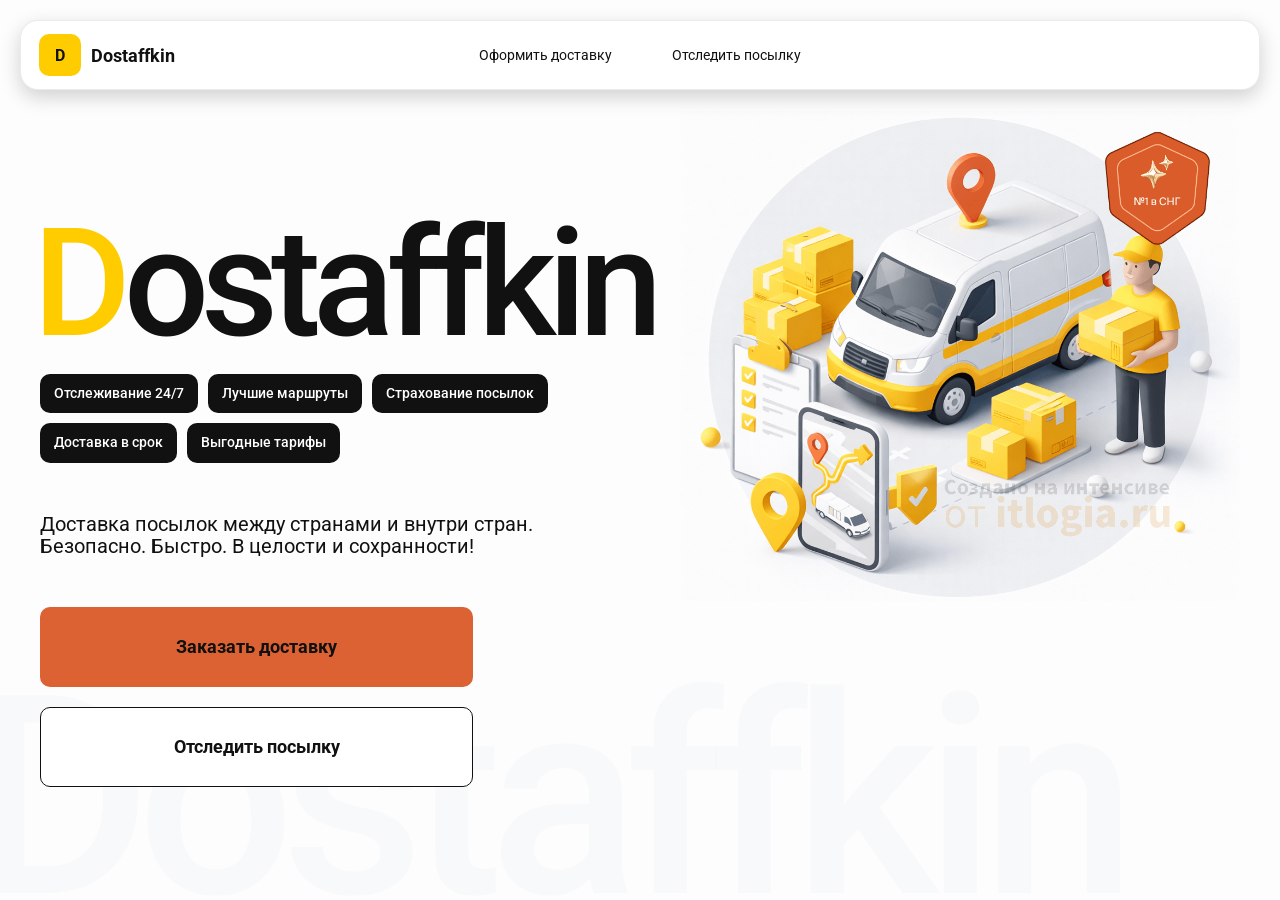
<file: index.html>
<!doctype html>
<html lang="ru">
  <head>
    <meta charset="utf-8" />
    <meta
      name="viewport"
      content="width=device-width,initial-scale=1,maximum-scale=1,user-scalable=0"
    />
    <title>
      Dostaffkin — Доставка посылок между странами и внутри стран. Безопасно.
      Быстро. В целости и сохранности!
    </title>
    <link href="styles/base.css" rel="stylesheet" />
    <link href="styles/base_adaptive.css" rel="stylesheet" />
    <link href="styles/index.css" rel="stylesheet" />
    <link href="styles/index_adaptive.css" rel="stylesheet" />
  </head>

  <body>
    <div class="container">
      <header class="header">
        <a class="header-brand" href="#">
          <div class="header-logo">D</div>
          <div class="header-title">Dostaffkin</div>
        </a>
        <nav class="header-menu">
          <a class="header-link" href="./order.html">Оформить <span>доставку</span></a>
          <a class="header-link" href="./track.html">Отследить <span>посылку</span></a>
        </nav>
      </header>
      <main class="main">
        <section class="main-info">
          <div class="main-title"><span>D</span>ostaffkin</div>
          <div class="main-features">
            <div class="main-feature">Отслеживание 24/7</div>
            <div class="main-feature">Лучшие маршруты</div>
            <div class="main-feature">Страхование посылок</div>
            <div class="main-feature">Доставка в срок</div>
            <div class="main-feature">Выгодные тарифы</div>
          </div>
          <div class="main-description">
            Доставка посылок между странами и внутри стран. Безопасно. Быстро. В
            целости и сохранности!
          </div>
          <div class="main-actions">
            <a class="button" type="button" href="./order.html">Заказать доставку</a>
            <a class="button button-white" type="button" href="./track.html">Отследить посылку</a>
          </div>
          <div class="main-title-ghost">Dostaffkin</div>
        </section>
        <section class="main-image">
          <img src="images/main-image.png" alt="Main image" />
        </section>
      </main>
    </div>
  </body>
</html>
</file>
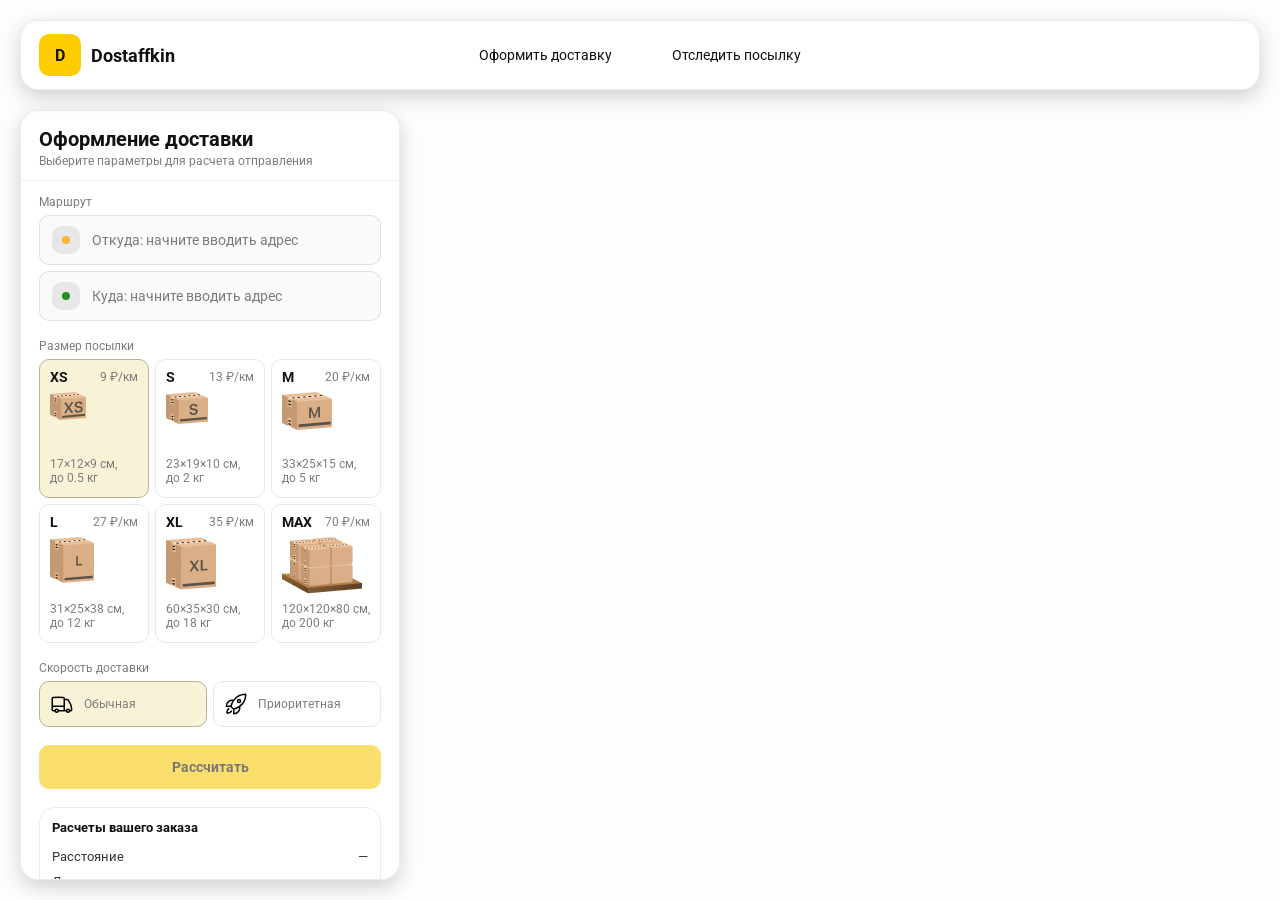
<file: order.html>
<!doctype html>
<html lang="ru">

<head>
  <meta charset="utf-8" />
  <meta name="viewport" content="width=device-width,initial-scale=1,maximum-scale=1,user-scalable=0" />
  <title>Оформление доставки</title>

  <link rel="stylesheet" href="styles/base.css" />
  <link rel="stylesheet" href="styles/base_adaptive.css" />

  <link rel="stylesheet" href="styles/order.css" />
  <link rel="stylesheet" href="styles/order_adaptive.css" />
  <script
    src="https://api-maps.yandex.ru/2.1/?lang=ru_RU&apikey=b759f7c3-33e0-4cd1-a6e5-3c30a6d4a46b&suggest_apikey=964f4895-e411-4b27-800c-199f0ae79bdb"
    type="text/javascript"></script>

</head>

<body>
  <div id="map">
    <header class="header">
      <a class="header-brand" href="./index.html">
        <div class="header-logo">D</div>
        <div class="header-title">Dostaffkin</div>
      </a>
      <nav class="header-menu">
        <a class="header-link" href="#">Оформить <span>доставку</span></a>
        <a class="header-link" href="./track.html">Отследить <span>посылку</span></a>
      </nav>
    </header>
    <aside class="main" id="sidebar">
      <div class="main-header">
        <div class="main-title">Оформление доставки</div>
        <div class="main-text">
          Выберите параметры для расчета отправления
        </div>
      </div>
      <div class="main-content">
        <div class="main-route">
          <div class="main-block-title">Маршрут</div>
          <div class="main-fields">
            <div class="main-field" id="fromField">
              <div class="main-pin"></div>
              <input id="from" placeholder="Откуда: начните вводить адрес" autocomplete="off" />
              <div class="main-ac" id="fromAc" role="listbox" aria-label="Подсказки адресов"></div>
            </div>

            <div class="main-field" id="toField">
              <div class="main-pin"></div>
              <input id="to" placeholder="Куда: начните вводить адрес" autocomplete="off" />
              <div class="main-ac" id="toAc" role="listbox" aria-label="Подсказки адресов"></div>
            </div>
          </div>
        </div>
        <div class="main-package">
          <div class="main-block-title">Размер посылки</div>

          <div class="main-sizes">
            <div class="main-size-card is-active" data-value="xs">
              <div class="main-size-top">
                <div class="main-size-label">XS</div>
                <div class="main-size-rate">9 ₽/км</div>
              </div>
              <div class="main-size-media">
                <img src="images/sizes/xs.png" alt="Короб XS" />
              </div>
              <div class="main-size-description">17×12×9 см,<br>до 0.5 кг</div>
            </div>

            <div class="main-size-card" data-value="s">
              <div class="main-size-top">
                <div class="main-size-label">S</div>
                <div class="main-size-rate">13 ₽/км</div>
              </div>
              <div class="main-size-media">
                <img src="images/sizes/s.png" alt="Короб S" />
              </div>
              <div class="main-size-description">23×19×10 см,<br>до 2 кг</div>
            </div>

            <div class="main-size-card" data-value="m">
              <div class="main-size-top">
                <div class="main-size-label">M</div>
                <div class="main-size-rate">20 ₽/км</div>
              </div>
              <div class="main-size-media">
                <img src="images/sizes/m.png" alt="Короб M" />
              </div>
              <div class="main-size-description">33×25×15 см,<br>до 5 кг</div>
            </div>

            <div class="main-size-card" data-value="l">
              <div class="main-size-top">
                <div class="main-size-label">L</div>
                <div class="main-size-rate">27 ₽/км</div>
              </div>
              <div class="main-size-media">
                <img src="images/sizes/l.png" alt="Короб L" />
              </div>
              <div class="main-size-description">31×25×38 см,<br>до 12 кг</div>
            </div>

            <div class="main-size-card" data-value="xl">
              <div class="main-size-top">
                <div class="main-size-label">XL</div>
                <div class="main-size-rate">35 ₽/км</div>
              </div>
              <div class="main-size-media">
                <img src="images/sizes/xl.png" alt="Короб XL" />
              </div>
              <div class="main-size-description">60×35×30 см,<br>до 18 кг</div>
            </div>

            <div class="main-size-card" data-value="max">
              <div class="main-size-top">
                <div class="main-size-label">MAX</div>
                <div class="main-size-rate">70 ₽/км</div>
              </div>
              <div class="main-size-media main-size-media-palleta">
                <img src="images/sizes/max.png" alt="Паллета" />
              </div>
              <div class="main-size-description">120×120×80 см,<br>до 200 кг</div>
            </div>
          </div>
        </div>
        <div class="main-speed">
          <div class="main-block-title">Скорость доставки</div>

          <div class="main-speeds">
            <div class="main-speed-card is-active" data-value="regular">
              <img class="main-speed-media" src="images/icons/regular.svg" alt="Regular" />
              <div class="main-speed-description">Обычная</div>
            </div>
            <div class="main-speed-card" data-value="fast">
              <img class="main-speed-media" src="images/icons/fast.svg" alt="Fast" />
              <div class="main-speed-description">Приоритетная</div>
            </div>

          </div>
        </div>
        <div class="main-calculate-block">
          <button id="calc" class="button calculate-button" type="button" disabled>Рассчитать</button>
        </div>
        <div class="main-result" id="result">
          <div class="main-result-title">Расчеты вашего заказа</div>
          <div class="main-result-lines">
            <div class="main-result-line"><span>Расстояние</span><span id="distanceValue">—</span></div>
            <div class="main-result-line"><span>Доставим через</span><span id="durationValue">—</span></div>
            <div class="main-result-line"><span>Тариф</span><span id="rateValue">—</span></div>
          </div>
          <div class="main-price">
            <div class="main-price-label">Итого</div>
            <div class="main-price-value" id="totalValue">—</div>
          </div>
        </div>
        <div class="main-order-box">
          <div class="main-order-form" id="orderForm">
            <div class="main-order-title">Оформление доставки</div>
            <div class="main-block-info-row">
              <div class="main-block-title">Контакты</div>
              <div class="order-fields">
                <div class="main-field">
                  <input id="customerName" placeholder="Ваше имя" autocomplete="off" />
                </div>
                <div class="main-field">
                  <input id="customerPhone" placeholder="Ваш телефон" autocomplete="off" inputmode="tel" />
                </div>
              </div>
            </div>
            <div class="main-block-info-row extra-info">
              <div class="main-block-title">Дополнительная информация</div>
              <div class="main-field textarea">
                <textarea id="comment" placeholder="Детали доставки и комментарии"></textarea>
              </div>
            </div>
            <button id="submit" class="button main-submit-request" type="button" disabled>Отправить
              заявку
            </button>
          </div>

          <div class="main-order-success" id="orderSuccess">
            <div class="main-success-icon">✓</div>
            <div class="main-success-title">Заявка отправлена!</div>
            <div class="main-success-title">Номер отправления – <span id="orderId"></span></div>
            <div class="main-success-subtitle">Мы скоро свяжемся с вами</div>
          </div>
        </div>
    </aside>
  </div>
  <script src="scripts/order.js"></script>
</body>

</html>
</file>
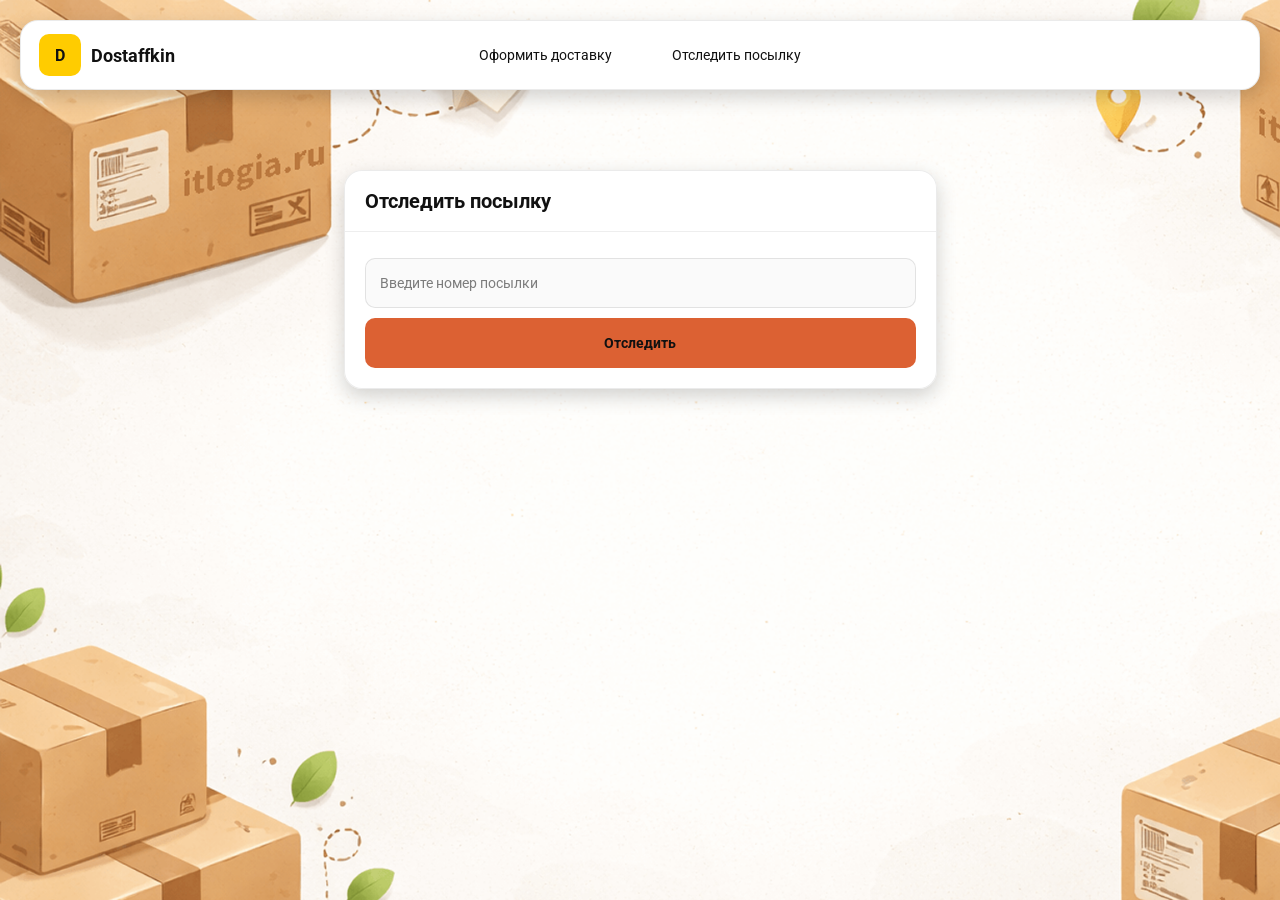
<file: track.html>
<!doctype html>
<html lang="ru">

<head>
    <meta charset="utf-8" />
    <meta name="viewport" content="width=device-width,initial-scale=1,maximum-scale=1,user-scalable=0" />
    <title>Отследить посылку</title>
    <link rel="stylesheet" href="styles/base.css" />
    <link rel="stylesheet" href="styles/base_adaptive.css" />

    <link rel="stylesheet" href="styles/track.css" />
    <link rel="stylesheet" href="styles/track_adaptive.css" />
</head>

<body>
    <div class="container">
        <header class="header">
            <a class="header-brand" href="./index.html">
                <div class="header-logo">D</div>
                <div class="header-title">Dostaffkin</div>
            </a>
            <nav class="header-menu">
                <a class="header-link" href="./order.html">Оформить <span>доставку</span></a>
                <a class="header-link" href="#">Отследить <span>посылку</span></a>
            </nav>
        </header>
        <main class="track-content">
            <section class="track-card track-search">
                <div class="track-title">Отследить посылку</div>
                <div class="track-action">
                    <div class="main-field track-field">
                        <input id="trackNumber" placeholder="Введите номер посылки" autocomplete="off" />
                    </div>
                    <button id="trackButton" class="button track-button" type="button">Отследить</button>
                </div>
            </section>
            <section class="track-card track-result" id="trackResult">
                <div class="track-result-header">
                    <div class="track-id" id="trackIdValue"></div>
                    <div class="track-routes">
                        <div class="track-route">
                            <div class="track-route-pin">
                                <svg xmlns="http://www.w3.org/2000/svg" fill="none" viewBox="0 0 24 24"
                                    stroke-width="1.5" stroke="orange" class="size-6">
                                    <path stroke-linecap="round" stroke-linejoin="round"
                                        d="M15 10.5a3 3 0 1 1-6 0 3 3 0 0 1 6 0Z" />
                                    <path stroke-linecap="round" stroke-linejoin="round"
                                        d="M19.5 10.5c0 7.142-7.5 11.25-7.5 11.25S4.5 17.642 4.5 10.5a7.5 7.5 0 1 1 15 0Z" />
                                </svg>
                            </div>
                            <div class="track-route-address" id="trackFromValue">
                                Откуда: Москва, улица Арбат, 1
                            </div>
                        </div>
                        <div class="track-route track-route-arrow">
                            <svg xmlns="http://www.w3.org/2000/svg" fill="none" viewBox="0 0 24 24" stroke-width="1.5"
                                stroke="currentColor" class="size-6">
                                <path stroke-linecap="round" stroke-linejoin="round"
                                    d="M19.5 13.5 12 21m0 0-7.5-7.5M12 21V3" />
                            </svg>
                        </div>
                        <div class="track-route">
                            <div class="track-route-pin">
                                <svg xmlns="http://www.w3.org/2000/svg" fill="none" viewBox="0 0 24 24"
                                    stroke-width="1.5" stroke="green" class="size-6">
                                    <path stroke-linecap="round" stroke-linejoin="round"
                                        d="M15 10.5a3 3 0 1 1-6 0 3 3 0 0 1 6 0Z" />
                                    <path stroke-linecap="round" stroke-linejoin="round"
                                        d="M19.5 10.5c0 7.142-7.5 11.25-7.5 11.25S4.5 17.642 4.5 10.5a7.5 7.5 0 1 1 15 0Z" />
                                </svg>
                            </div>
                            <div class="track-route-address" id="trackToValue">
                                Куда: Минск, проспект Независимости, 58
                            </div>
                        </div>
                    </div>
                </div>
                <div class="track-info">
                    <div class="track-status-title">Статус данной посылки:</div>
                    <div class="track-status-list" id="trackStatusList">


                        <div class="track-status created">
                            <img src="images/icons/created.svg" class="track-status-icon" alt="Created">
                            <div class="track-status-text">
                                <div class="track-status-text-state">Создан</div>
                                <div class="track-status-text-date">10.01.2026</div>
                            </div>
                        </div>

                        <div class="track-status in-way">
                            <img src="images/icons/in-way.svg" class="track-status-icon" alt="In way">
                            <div class="track-status-text">
                                <div class="track-status-text-state">В пути: Москва</div>
                                <div class="track-status-text-date">18.01.2026</div>
                            </div>
                        </div>

                        <div class="track-status ready">
                            <img src="images/icons/ready.svg" class="track-status-icon" alt="Ready">
                            <div class="track-status-text">
                                <div class="track-status-text-state">Готов к выдаче</div>
                                <div class="track-status-text-date">25.01.2026</div>
                            </div>
                        </div>

                        <div class="track-status done">
                            <img src="images/icons/done.svg" class="track-status-icon" alt="Done">
                            <div class="track-status-text">
                                <div class="track-status-text-state">Вручен</div>
                                <div class="track-status-text-date">27.01.2026</div>
                            </div>
                        </div>

                    </div>
                </div>
            </section>
        </main>
    </div>
</body>

</html>
</file>
<file: styles/base.css>
*, *::before, *::after {
    box-sizing: border-box;
}

@font-face {
    font-family: "Roboto";
    src: url("../fonts/Roboto-Regular.ttf");
    font-weight: normal;
}

@font-face {
    font-family: "Roboto";
    src: url("../fonts/Roboto-Bold.ttf");
    font-weight: bold;
}

@font-face {
    font-family: "Roboto";
    src: url("../fonts/Roboto-Medium.ttf");
    font-weight: 500;
}

html, body {
    margin: 0;
    color: #111111;
    font-family: "Roboto", sans-serif;
}

body {
    background: #FDFDFD;
}

.header {
    border-radius: 18px;
    box-shadow: 0 7px 20px 0 #0000002E;
    backdrop-filter: blur(10px);
    background: #ffffff;
    left: 20px;
    border: 1px solid rgba(0, 0, 0, 0.08);
    position: fixed;
    right: 20px;
    top: 20px;
    padding: 14px 18px;
    height: 70px;
    display: flex;
    align-items: center;
    z-index: 6;
}

.header-brand {
    display: flex;
    align-items: center;
    text-decoration: none;
    gap: 10px;
}

.header-logo {
    width: 42px;
    height: 42px;
    border-radius: 10px;
    background: #FFCC00;
    display: grid;
    place-items: center;
    font-weight: bold;
    color: #111;
}

.header-title {
    font-size: 18px;
    font-weight: bold;
    color: #111111;
    text-decoration: none;
}

.header-menu {
    display: flex;
    align-items: center;
    gap: 60px;
    margin: 0;
    position: absolute;
    left: 50%;
    transform: translateX(-50%);
}

.header-link {
    font-size: 14px;
    color: #111111;
    text-decoration: none;
}

.button {
    border: 0;
    outline: none;
    height: 44px;
    border-radius: 10px;
    font-size: 14px;
    font-weight: bold;
    cursor: pointer;
    font-family: inherit;
    transition: transform .08s ease, opacity .12s ease;
    background: #dc6133;
    color: #111111;
    text-align: center;
    text-decoration: none;
}

.button:hover {
    background-color: #E5BC19;
}

.button:disabled {
    cursor: not-allowed;
    background-color: #FADE6E;
    color: #787878;
    transform: none;
}

.button.button-white {
    background: #ffffff;
    border: 1px solid #111111;
}

.button.button-white:hover {
    background: rgb(241 241 241);
}

.main-field {
    display: flex;
    align-items: center;
    margin-top: 6px;
    gap: 10px;
    border: 1px solid #1111111A;
    background: #FAFAFA;
    border-radius: 10px;
    padding: 10px 12px;
    position: relative;
    box-sizing: border-box;
    height: 50px;
}

.main-field.textarea {
    height: auto;
}

.main-pin {
    width: 28px;
    height: 28px;
    border-radius: 10px;
    background: rgba(17, 17, 17, 0.08);
    display: grid;
    place-items: center;
    flex: 0 0 auto;
    position: relative;
}

.main-pin::before {
    content: "";
    width: 8px;
    height: 8px;
    border-radius: 999px;
    background: orange;
    opacity: .75;
    display: block;
}

.main-field:last-child .main-pin::before {
    background: green;
    opacity: .85;
}

input,
textarea {
    width: 100%;
    border: 0;
    outline: none;
    background: transparent;
    font-size: 14px;
    color: #111111;
    font-family: inherit;
}

textarea {
    resize: vertical;
    min-height: 72px;
    padding: 2px 0;
}

input::placeholder,
textarea::placeholder {
    color: #7C7C7C;
}

.main-field:focus-within {
    border-color: rgba(0, 0, 0, 0.20);
    box-shadow: 0 0 0 4px rgba(255, 204, 0, 0.35);
    background: rgba(255, 255, 255, 0.75);
}
</file>
<file: styles/base_adaptive.css>
@media (max-width: 767px) {
    .header {
        left: 10px;
        right: 10px;
        top: 10px;
    }

    .header-link span {
        display: none;
    }

    .header-menu {
        gap: 20px;
        justify-content: flex-start;
        margin: 0 0 0 30px;
        position: static;
        transform: none;
    }
}

@media (max-width: 420px) {
    .header-title {
        display: none;
    }
}

@media (max-width: 374px) {
    .header-menu {
        gap: 10px;
        margin: 0 0 0 10px;
    }
}
</file>
<file: styles/index.css>
.container {
    overflow: hidden;
    min-height: 100vh;
}

.main {
    padding: 111px 40px 40px;
    position: relative;
    display: flex;
}

.main-info {
    max-width: 840px;
    width: 100%;
    position: relative;
}

.main-title {
    margin-top: 98px;
    font-weight: 500;
    font-size: 200px;
    line-height: 1;
    letter-spacing: -0.05em;
    color: #111111;
    left: -15px;
    position: relative;
}

.main-title span {
    color: #ffcc00;
}

.main-features {
    margin-top: 15px;
    display: flex;
    flex-wrap: wrap;
    gap: 10px;
}

.main-feature {
    background: #111111;
    color: #ffffff;
    padding: 12px 14px;
    font-weight: 500;
    font-size: 14px;
    line-height: 1.1;
    border-radius: 10px;
}

.main-description {
    margin-top: 50px;
    max-width: 500px;
    font-size: 20px;
    line-height: 1.1;
    color: #111111;
}

.main-actions {
    margin-top: 50px;
    display: flex;
    flex-direction: column;
    gap: 20px;
}

.main-actions .button {
    height: 80px;
    width: 433px;
    font-size: 18px;
    font-weight: bold;
    place-items: center;
    display: grid;
}

.main-title-ghost {
    position: absolute;
    z-index: -1;
    left: -70px;
    bottom: -150px;
    font-weight: 500;
    font-size: 278px;
    line-height: 1;
    letter-spacing: -0.05em;
    color: #ECEDF04D;
}

.main-image {
    width: 1024px;
    top: 100px;
    z-index: -2;
}

.main-image img {
    width: 100%;
    max-width: 1024px;
    height: auto;
    display: block;
}
</file>
<file: styles/index_adaptive.css>
@media (max-width: 1760px) {
    .main-title {
        font-size: 150px;
        left: -7px;
    }

    .main-info {
        max-width: 640px;
    }
}

@media (max-width: 1200px) {
    .main-info {
        max-width: 540px;
    }

    .main {
        padding: 111px 20px 20px;
    }

    .main-title {
        font-size: 120px;
        left: -4px;
    }

    .main-title-ghost {
        font-size: 220px;
    }
}

@media (max-width: 1024px) {
    .main-title {
        margin-top: 30px;
    }

    .main {
        flex-direction: column-reverse;
    }

    .main-image {
        max-width: 350px;
        position: absolute;
        left: 370px;
        top: 370px;
    }

    .main-info {
        max-width: 100%;
    }

    .main-actions {
        gap: 10px;
    }

    .main-actions .button {
        height: 50px;
        font-size: 14px;
        width: auto;
        max-width: 300px;
    }

    .main-description {
        max-width: 350px;
    }
}

@media (max-width: 570px) {
    .main-title {
        font-size: 88px;
    }

    .main-description {
        max-width: 100%
    }

    .main-actions {
       width: 100%;
    }

    .main-actions .button {
        width: 100%;
        max-width: 100%
    }

    .main-image {
        max-width: 650px;
        position: absolute;
        left: 170px;
        top: 70px;
        opacity: 0.2;
    }
}

@media (max-width: 400px) {
    .main-title {
        font-size: 70px;
    }
}
</file>
<file: styles/order.css>
#map {
    position: fixed;
    inset: 0;
}

.main {
    border-radius: 18px;
    box-shadow: 0 7px 20px 0 #0000002E;
    backdrop-filter: blur(10px);
    background: rgba(255, 255, 255, 0.96);
    left: 20px;
    border: 1px solid rgba(0, 0, 0, 0.08);
    position: fixed;
    top: 110px;
    bottom: 20px;
    width: 380px;
    display: flex;
    flex-direction: column;
    overflow: hidden;
    z-index: 5;
}

.main-header {
    padding: 18px 18px 12px 18px;
    border-bottom: 1px solid rgba(0, 0, 0, 0.06);
    display: flex;
    flex-direction: column;
}

.main-title {
    font-size: 20px;
    line-height: 100%;
    font-weight: bold;
}

.main-text {
    font-size: 12px;
    margin-top: 5px;
    color: #7C7C7C;
}

.main-content {
    padding: 14px 18px 18px 18px;
    overflow: auto;
    scrollbar-width: none;
    display: flex;
    flex-direction: column;
    gap: 18px;
    flex: 1;
}

.main-block-title {
    font-size: 12px;
    color: #7C7C7C;
}

.main-route .main-block-title,
.main-package .main-block-title {
    margin-bottom: 6px;
}


.main-sizes {
    display: grid;
    gap: 6px;
    grid-template-columns: repeat(3, 1fr);
}

.main-size-card {
    border: 1px solid #E8E8E7;
    background: #FFFFFF;
    border-radius: 10px;
    padding: 10px;
    cursor: pointer;
    user-select: none;
    transition: transform .08s ease, border-color .12s ease, background .12s ease;
    min-height: 139px;
}

.main-size-card:hover {
    transform: translateY(-1px);
}

.main-size-card.is-active {
    background-color: #F8F2D6;
    border-color: #B7B196;
}

.main-size-top {
    display: flex;
    align-items: center;
    justify-content: space-between;
}

.main-size-label {
    font-weight: bold;
    font-size: 14px;
    color: #111111;
    line-height: 100%;
}

.main-size-rate {
    font-size: 12px;
    color: #7C7C7C;
    line-height: 100%;
}

.main-size-media {
    margin-top: 8px;
    height: 57px;
}

.main-size-description {
    margin-top: 8px;
    font-size: 12px;
    color: #7C7C7C;
    line-height: 1.2;
}

.calculate-button {
    width: 100%;
}

.main-result {
    border: 1px solid rgba(0, 0, 0, 0.08);
    background: rgba(255, 255, 255, 0.75);
    border-radius: 16px;
    padding: 12px;
    line-height: 1.25;
}

.main-result-title {
    font-weight: bold;
    font-size: 13px;
    color: #111111;
    margin-bottom: 13px;
}

.main-result-lines {
    gap: 8px;
    display: flex;
    flex-direction: column;
}

.main-result-line {
    font-size: 13px;
    color: rgba(17, 17, 17, 0.85);
    display: flex;
    justify-content: space-between;
}

.main-price {
    margin-top: 18px;
    padding-top: 10px;
    border-top: 1px dashed rgba(0, 0, 0, 0.12);
    display: flex;
    align-items: baseline;
    justify-content: space-between;
}

.main-price-label {
    font-size: 12px;
    color: rgba(17, 17, 17, 0.55);
}

.main-price-value {
    font-size: 20px;
    font-weight: bold;
    color: #111111;
    letter-spacing: -0.3px;
}

.main-order-box {
    background: #ffffff;
    border: 1px solid #E8E8E7;
    border-radius: 10px;
    padding: 12px;
}

.main-order-title {
    margin-bottom: 8px;
    font-weight: bold;
    font-size: 14px;
    color: #111111;
}

.main-block-info {
    display: flex;
    flex-direction: column;
    gap: 6px;
}

.order-fields {
    display: grid;
    grid-template-columns: 1fr 1fr;
    column-gap: 10px;
    margin-top: 6px;
}

.main-block-info-row.extra-info {
    display: block;
    margin-top: 13px;
}

.main-submit-request {
    width: 100%;
    margin-top: 6px;
}

.main-order-success {
    display: none;
    text-align: center;
    padding: 22px 12px;
    gap: 12px;
}

.main-order-success.is-visible {
    display: flex;
    flex-direction: column;
    align-items: center;
}

.main-success-icon {
    width: 56px;
    height: 56px;
    border-radius: 50%;
    background: #16a34a;
    color: #ffffff;
    display: grid;
    place-items: center;
    font-size: 30px;
}

.main-success-title {
    font-size: 14px;
    font-weight: bold;
    color: #111111;
}

.main-success-subtitle {
    font-size: 12px;
    color: rgba(17, 17, 17, 0.55);
    line-height: 1.3;
}

.main-speed .main-block-title {
    margin-bottom: 6px;
}

.main-speeds {
    display: grid;
    gap: 6px;
    grid-template-columns: repeat(2, 1fr);
}

.main-speed-card {
    border: 1px solid #E8E8E7;
    background: #FFFFFF;
    border-radius: 10px;
    padding: 10px;
    cursor: pointer;
    user-select: none;
    transition: transform .08s ease, border-color .12s ease, background .12s ease;
    display: flex;
    align-items: center;
    gap: 10px;
}

.main-speed-card:hover {
    transform: translateY(-1px);
}

.main-speed-card.is-active {
    background-color: #F8F2D6;
    border-color: #B7B196;
}

.main-speed-description {
    font-size: 12px;
    color: #7C7C7C;
    line-height: 1.2;
}
</file>
<file: styles/order_adaptive.css>
@media (max-width: 767px) {
    .main {
        left: 10px;
        right: 10px;
        top: 50%;
        bottom: 12px;
        width: auto;
        max-width: none;
    }
}

@media (max-width: 420px) {
    .main-sizes {
        grid-template-columns: repeat(2, 1fr);
    }
}
</file>
<file: styles/track.css>
.container {
    background: #F4F4F4 url("../images/track-bg.png");
    background-size: cover;
    min-height: 100vh;
    padding: 170px 0 50px 0;
}

.track-content {
    width: 593px;
    margin: 0 auto;
}

.track-card {
    width: 100%;
    border-radius: 18px;
    box-shadow: 0 7px 20px 0 #0000002E;
    backdrop-filter: blur(10px);
    background: rgba(255, 255, 255, 0.96);
    border: 1px solid rgba(0, 0, 0, 0.08);
}

.track-title {
    font-size: 20px;
    line-height: 100%;
    font-weight: bold;
    border-bottom: 1px solid #EEEEEE;
    padding: 20px;
}

.track-action {
    padding: 20px;
}

.track-button {
    width: 100%;
    height: 50px;
}

.track-field {
    margin-bottom: 10px;
}

.track-result {
    margin-top: 5px;
    display: none;
}

.track-result.is-visible {
    display: block;
}

.track-result-header {
    font-weight: bold;
    font-size: 14px;
    color: #111111;
    padding: 20px;
    border-bottom: 1px solid #EEEEEE;
}

.track-id {
    margin-bottom: 12px;
    font-size: 20px;
}

.track-routes {
    display: flex;
    flex-direction: column;
    gap: 10px;
    font-weight: normal;
}

.track-route {
    display: flex;
    align-items: center;
    gap: 10px;
}

.track-route-pin {
    width: 24px;
    height: 24px;
    flex-shrink: 0;
}

.track-route-arrow {
    padding: 15px 0;
    width: 24px;
    height: 24px;
}

.track-info {
    padding: 20px;
}

.track-status {
    display: flex;
    align-items: center;
    font-size: 12px;
    gap: 10px;
}

.track-status-title {
    font-size: 14px;
    color: #111111;
    margin-bottom: 20px;
}

.track-status-list {
    display: flex;
    flex-direction: column;
    gap: 15px;
}

.track-status-icon {
    width: 40px;
    height: 40px;
    border-radius: 50%;
    background: rgba(17, 17, 17, 0.08);
    display: grid;
    place-items: center;
    flex: 0 0 auto;
}

.track-status.created .track-status-icon {
    background-color: #F1CB00;
}

.track-status.in-way .track-status-icon {
    background-color: #F08A11;
}

.track-status.ready .track-status-icon {
    background-color: #A35D0A;
}

.track-status.done .track-status-icon {
    background-color: #37C93B;
}

.track-status-text {
    display: flex;
    align-items: center;
    justify-content: space-between;
    color: #111111;
    font-size: 12px;
    flex: 1;
}

.track-status-date {
    color: rgba(17, 17, 17, 0.55);
}
</file>
<file: styles/track_adaptive.css>
@media (max-width: 767px) {
    .container {
        padding: 130px 0 50px 0;
    }

    .track-content {
        width: 100%;
        padding-left: 10px;
        padding-right: 10px;
    }

    .track-result-header {
        padding: 20px;
    }
}
</file>
